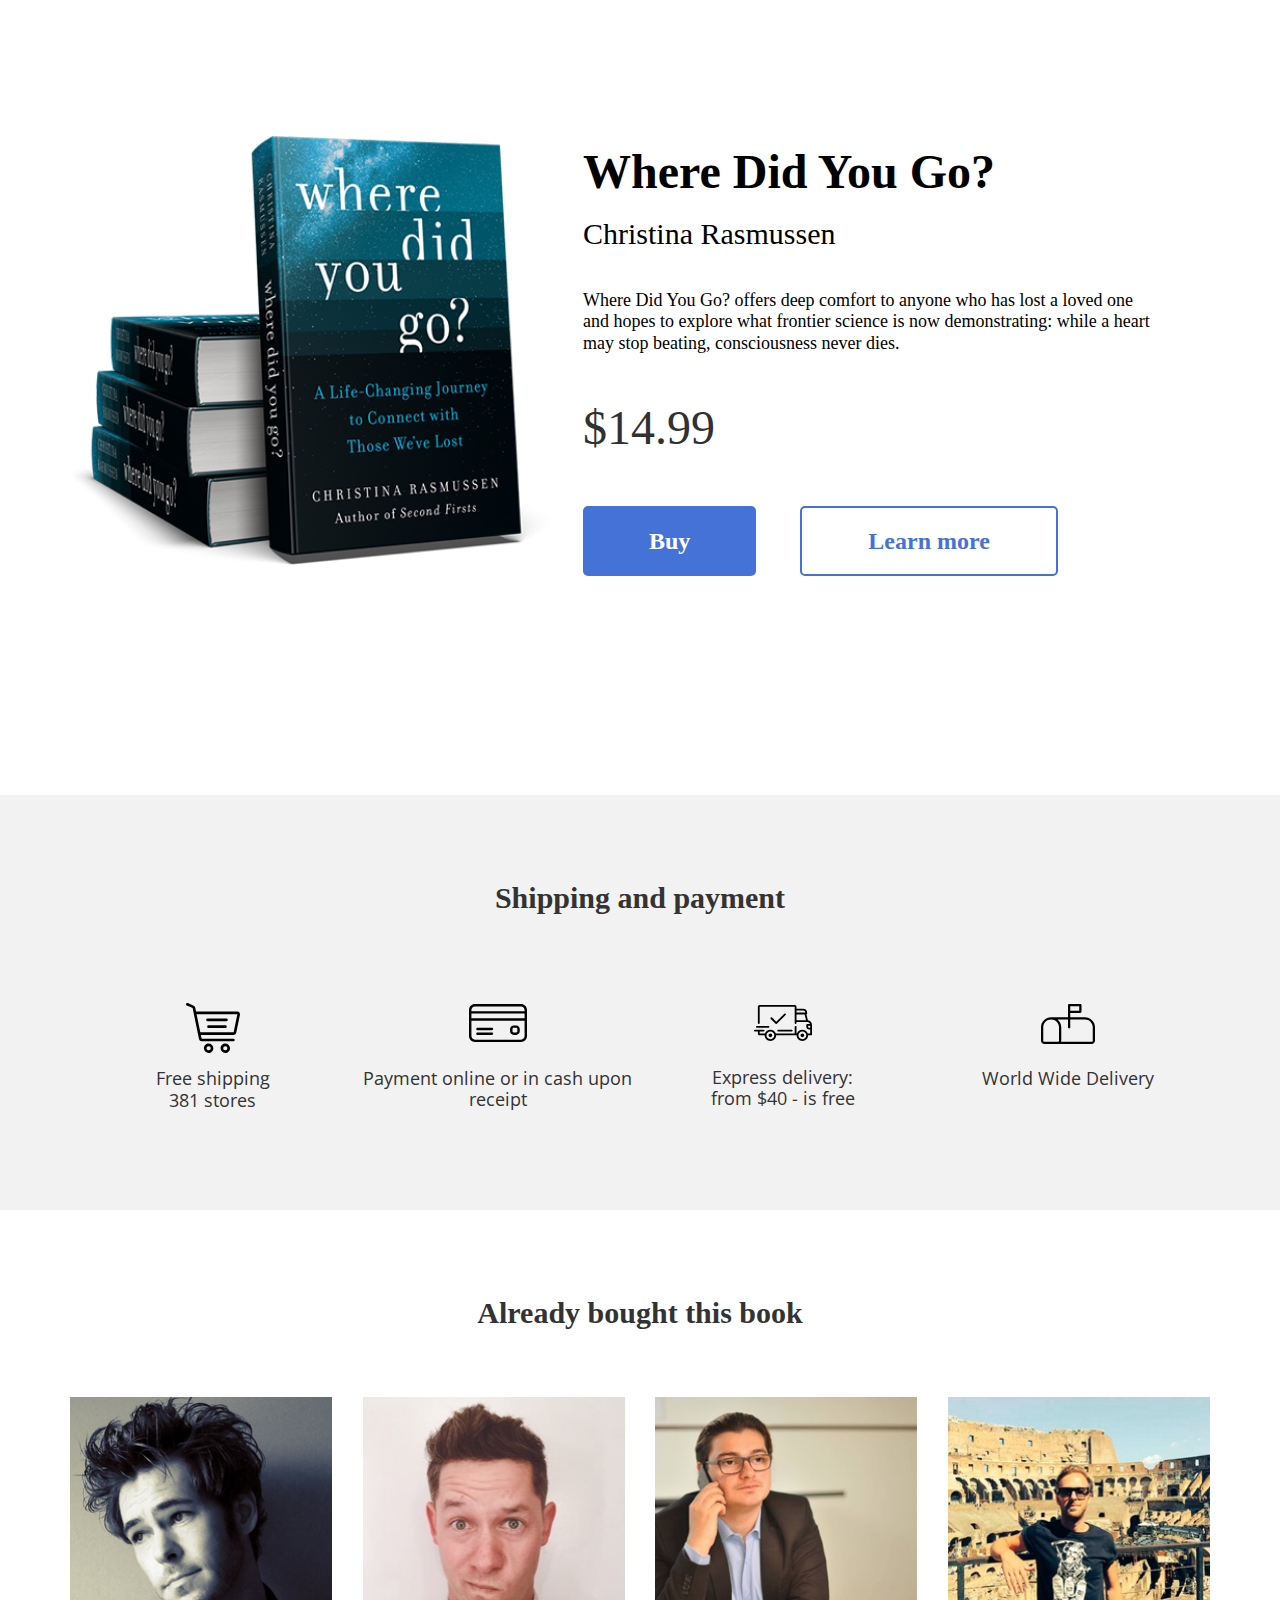
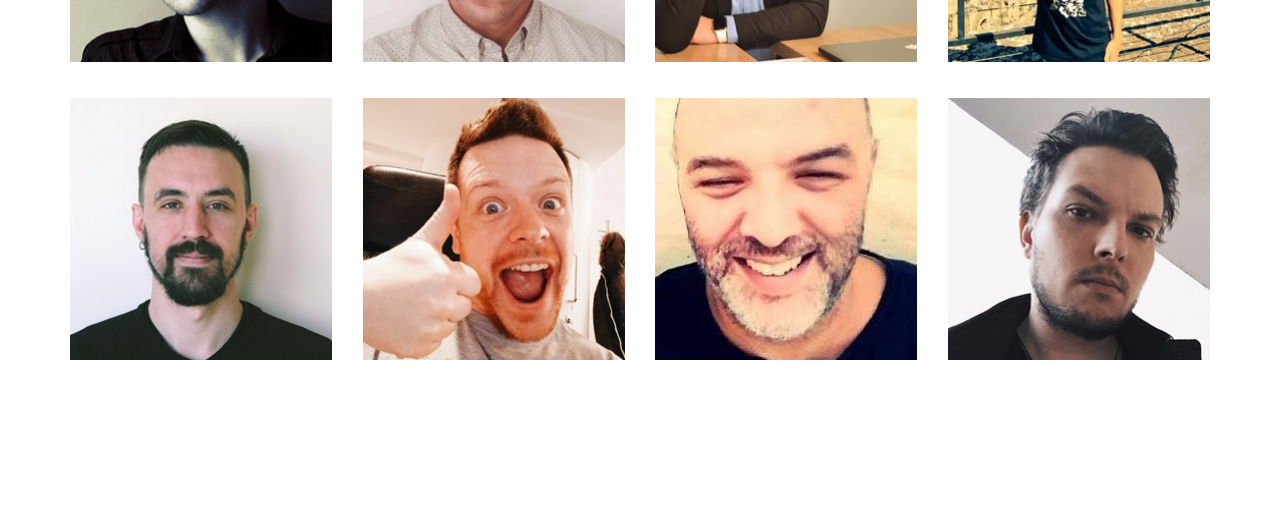
<file: Druhý projekt/index.html>
<!DOCTYPE html>
<html lang="en">
<head>
    <meta charset="UTF-8">
    <meta http-equiv="X-UA-Compatible" content="IE=edge">
    <meta name="viewport" content="width=device-width, initial-scale=1.0">
    <title>Where did you go? Sale of the book by Christina Resmussen</title>
    <link rel="stylesheet" href="src/CSS/reset.css">
    <link rel="stylesheet" href="src/CSS/style.css">
    <link rel="preconnect" href="https://fonts.googleapis.com">
<link rel="preconnect" href="https://fonts.gstatic.com" crossorigin>
<link href="https://fonts.googleapis.com/css2?family=Open+Sans:ital,wght@0,400;0,500;0,600;0,700;0,800;1,300;1,400;1,500;1,600;1,700;1,800&display=swap" rel="stylesheet">
</head>
<body>
    <!-- Hlavný blok knihy -->
    <section class="selling_of_book">
        <div class="container">
            <div class="main_book_wrap">
                <div class="main_image">
                    <img class="main_book" src="src/img/Book.png" alt="Where did you go? Book by Christina Resmussen">
                </div>

                <div class="main_text">
                    <h1 class="book_name">Where Did You Go?</h1>
                    <h2 class="author_name">Christina Rasmussen</h2>
                    <p class="book_desc">Where Did You Go? offers deep comfort to anyone who has lost a loved one and hopes to explore what frontier science is now demonstrating: while a heart may stop beating, consciousness never dies.</p>
                    <strong class="price">$14.99</strong>
                    <div class="buttons">
                        <a href="#" class="bttn blue">Buy</a>
                        <a href="#" class="bttn white">Learn more</a>
                    </div>    
                </div>
            </div>
        </div>
    </section>

    <!-- Shipping and payment -->
    <section class="shipping_payment">
        <div class="container">
            <h3 class="headline">Shipping and payment</h3>
            <div class="shipping_payment_wrap">
                <div class="shipping_payment_item">
                    <img class="less_px" src="src/img/Shopping_cart.svg" alt="Shopping_cart">
                    <span>Free shipping <br>381 stores</span>
                </div>
                <div class="shipping_payment_item">
                    <img src="src/img/Credit_card.svg" alt="Credit_card">
                    <span>Payment online or in cash upon receipt</span>
                </div>
                <div class="shipping_payment_item">
                    <img src="src/img/Shipped_copy_2.svg" alt="Shipping">
                    <span>Express delivery: <br>
                    from $40 - is free</span>
                </div>
                <div class="shipping_payment_item">
                    <img class="less_pxs" src="src/img/Mailbox.svg" alt="Mailbox">
                    <span>World Wide Delivery</span>
                </div>
            </div>
        </div>

    </section>

    <!-- People that bought the book -->
    <section class="peopleBought">
        <div class="container">
            <h3 class="people_subtitle">Already bought this book</h3>
            <div class="peopleBought_wrap">
                <img src="src/img/foto1.png" alt="" class="Picture_of_person">
                <img src="src/img/foto2.png" alt="" class="Picture_of_person">
                <img src="src/img/foto3.png" alt="" class="Picture_of_person">
                <img src="src/img/foto4.png" alt="" class="Picture_of_person">
                <img src="src/img/foto5.png" alt="" class="Picture_of_person">
                <img src="src/img/foto6.png" alt="" class="Picture_of_person">
                <img src="src/img/foto7.png" alt="" class="Picture_of_person">
                <img src="src/img/foto8.png" alt="" class="Picture_of_person">

            </div>

        </div>


    </section>
    
</body>
</html>
</file>
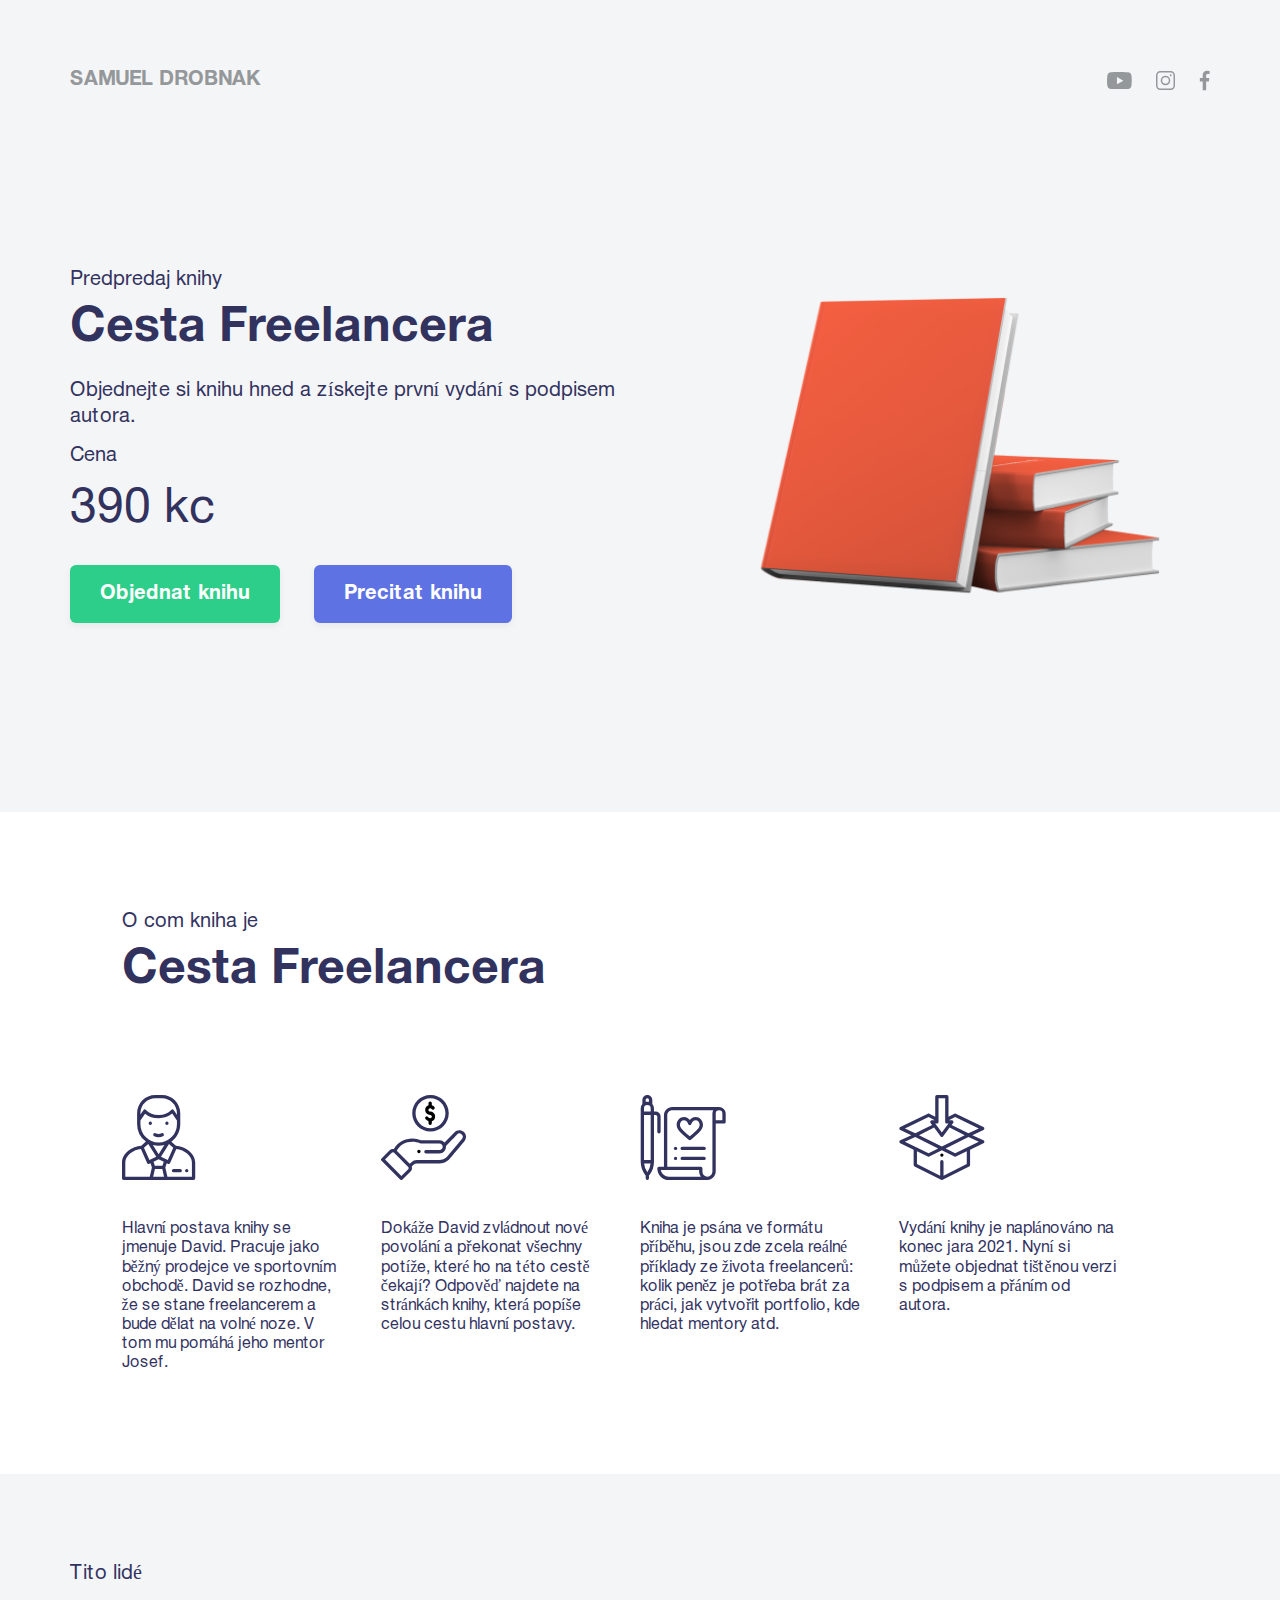
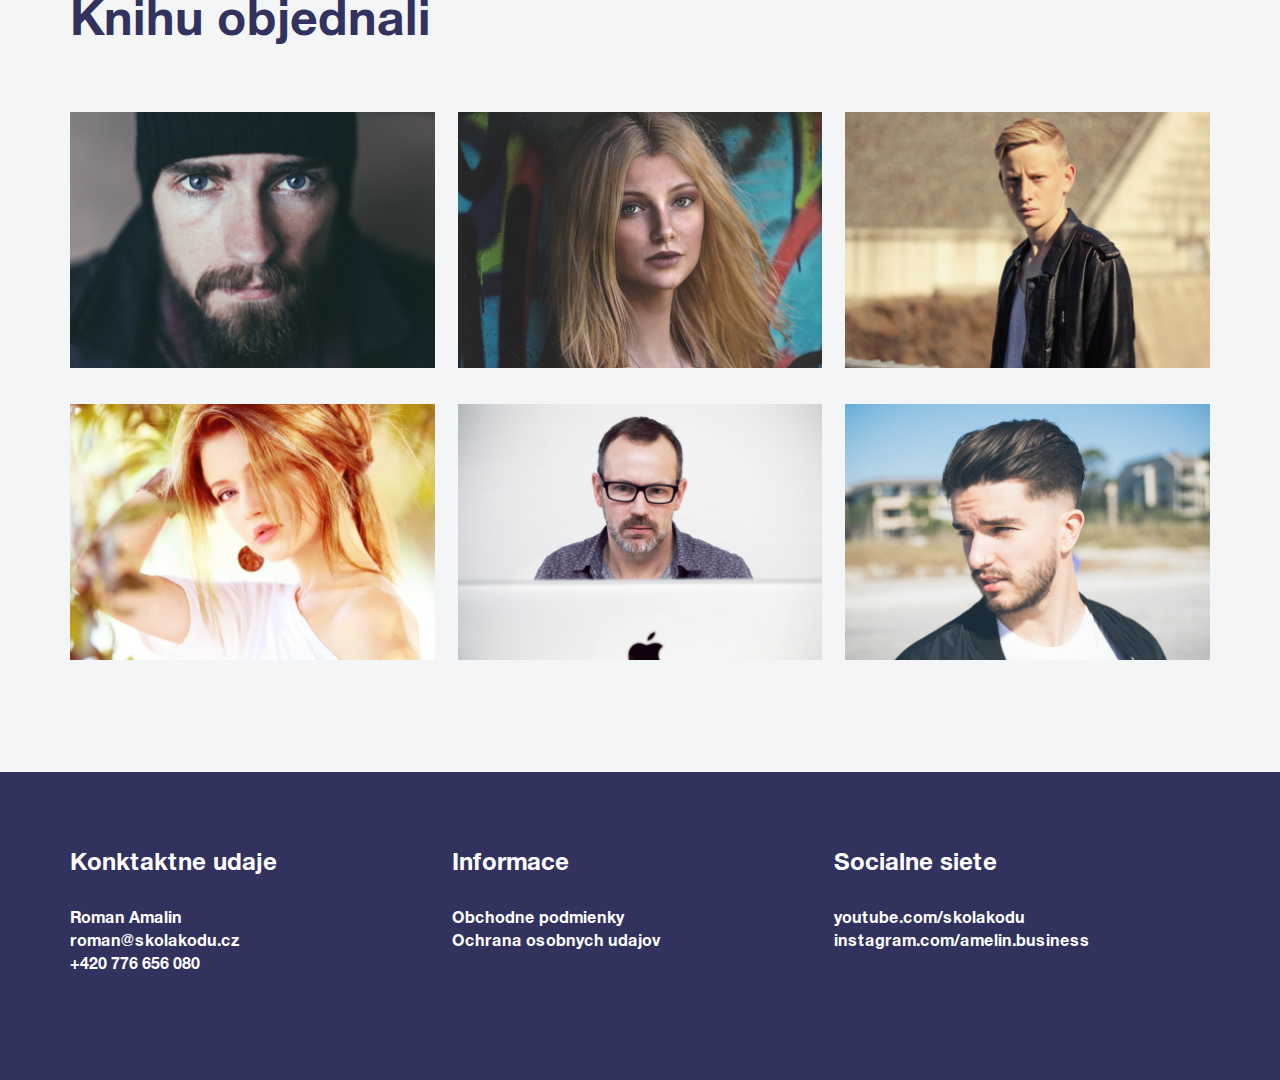
<file: Prvý projekt/index.html>
<!DOCTYPE html>
<html lang="en">
<head>
    <meta charset="UTF-8">
    <meta http-equiv="X-UA-Compatible" content="IE=edge">
    <meta name="viewport" content="width=device-width, initial-scale=1.0">
    <title>Predpredaj Knihy Cesta Freelancera</title>
    <link rel="stylesheet" href="src/CSS/reset.css">
    <link rel="stylesheet" href="src/CSS/style.css">
</head>
<body>
    <!-- Hlavny blok -->
    <header class="top-header">
        <div class="container">
            <div class="navbar">
                <span class="logo">Samuel Drobnak</span>
                <div class="socials">
                    <a href="#">
                        <img src="src/img/youtube.svg" alt="YouTube">
                    </a>
                    <a href="#">
                        <img src="src/img/instagram.svg" alt="Instagram">
                    </a>
                    <a href="#">
                        <img src="src/img/facebook.svg" alt="Facebook">
                    </a>
                </div>
            </div>
            <div class="main">
                <div class="main-text">
                    <span class="subtitle">Predpredaj knihy</span>
                    <h1 class="title">Cesta Freelancera</h1>
                    <p class="desc">Objednejte si knihu hned a získejte první vydání s podpisem autora.</p>
                    <span class="price-tag">Cena</span>
                    <strong class="price">390 kc</strong>
                    <div class="buttons">
                        <a href="#" class="btn green">Objednat knihu</a>
                        <a href="#" class="btn blue">Precitat knihu</a>
                    </div>
                </div>
                <div class="main-image">
                    <img src="src/img/book.png" alt="Book">
                </div>
            </div>
        </div>
    </header>


    <!-- About book -->
    <section class="about">
            <div class="container">
                <span class="about-subheadline">O com kniha je</span>
                <h2 class="about-headline">Cesta Freelancera</h2>
                <div class="about-wrap">
                    <div class="about-item">
                        <img src="src/img/7-layers.svg" alt="Clovek">
                        <span>Hlavní postava knihy se jmenuje David. Pracuje jako běžný prodejce ve sportovním obchodě. David se rozhodne, že se stane freelancerem a bude dělat na volné noze. V tom mu pomáhá jeho mentor Josef.</span>
                    </div>
                    <div class="about-item">
                        <img src="src/img/5-layers.svg" alt="Clovek">
                        <span>Dokáže David zvládnout nové povolání a překonat všechny potíže, které ho na této cestě čekají? Odpověď najdete na stránkách knihy, která popíše celou cestu hlavní postavy.</span>
                    </div>
                    <div class="about-item">
                        <img src="src/img/8-layers.svg" alt="Clovek">
                        <span>Kniha je psána ve formátu příběhu, jsou zde zcela reálné příklady ze života freelancerů: kolik peněz je potřeba brát za práci, jak vytvořit portfolio, kde hledat mentory atd.</span>
                    </div>
                    <div class="about-item">
                        <img src="src/img/3-layers.svg" alt="Clovek">
                        <span>Vydání knihy je naplánováno na konec jara 2021. Nyní si můžete objednat tištěnou verzi s podpisem a přáním od autora.</span>
                    </div>
                </div>

                </div>
            </div>


    </section>
    <!--Knihu si objednali  -->
    <section class="people">
        <div class="container">
            <span class="people-subheadline">Tito lidé</span>
            <h1 class="people-headline">Knihu objednali</h1>
            <div class="people-wrap">
                <img class="people-image" src="src/img/beard-1867175_1920.png" alt="">
                <img class="people-image" src="src/img/woman-3990680_1920.png" alt="">
                <img class="people-image" src="src/img/man2.png" alt="Obrazok kupujuceho">
                <img class="people-image" src="src/img/woman2.png" alt="Obrazok kupujuceho">
                <img class="people-image" src="src/img/man3.png" alt="Obrazok kupujuceho">
                <img class="people-image" src="src/img/man4.png" alt="Obrazok kupujuceho">
            </div>
        </div>

    </section>


    <!-- Footer -->
    <footer class="footer">
        <div class="container">
            <div class="footer-wrap">
                <div class="footer-block">
                    <h3 class="footer-header">Konktaktne udaje</h3>
                    <p class="footer-name">Roman Amalin</p>
                    <a href="mailto:roman@skolakodu.cz" class="footer-link">roman@skolakodu.cz</a> 
                    <a href="tel:+420776656080" class="footer-link">+420 776 656 080</a>
                </div>
    
                <div class="footer-block">
                    <h3 class="footer-header">Informace</h3>
                    <a href="#" class="footer-link">Obchodne podmienky</a> 
                    <a href="#" class="footer-link">Ochrana osobnych udajov</a>
                </div>
    
                <div class="footer-block">
                    <h3 class="footer-header">Socialne siete</h3>
                    <a href="https://www.youtube.com/skolakodu" class="footer-link">youtube.com/skolakodu</a> 
                    <a href="https://www.instagram.com/amelin.business" class="footer-link">instagram.com/amelin.business</a>
                </div>
            </div>
        </div>

    </footer>
    
</body>
</html>
</file>
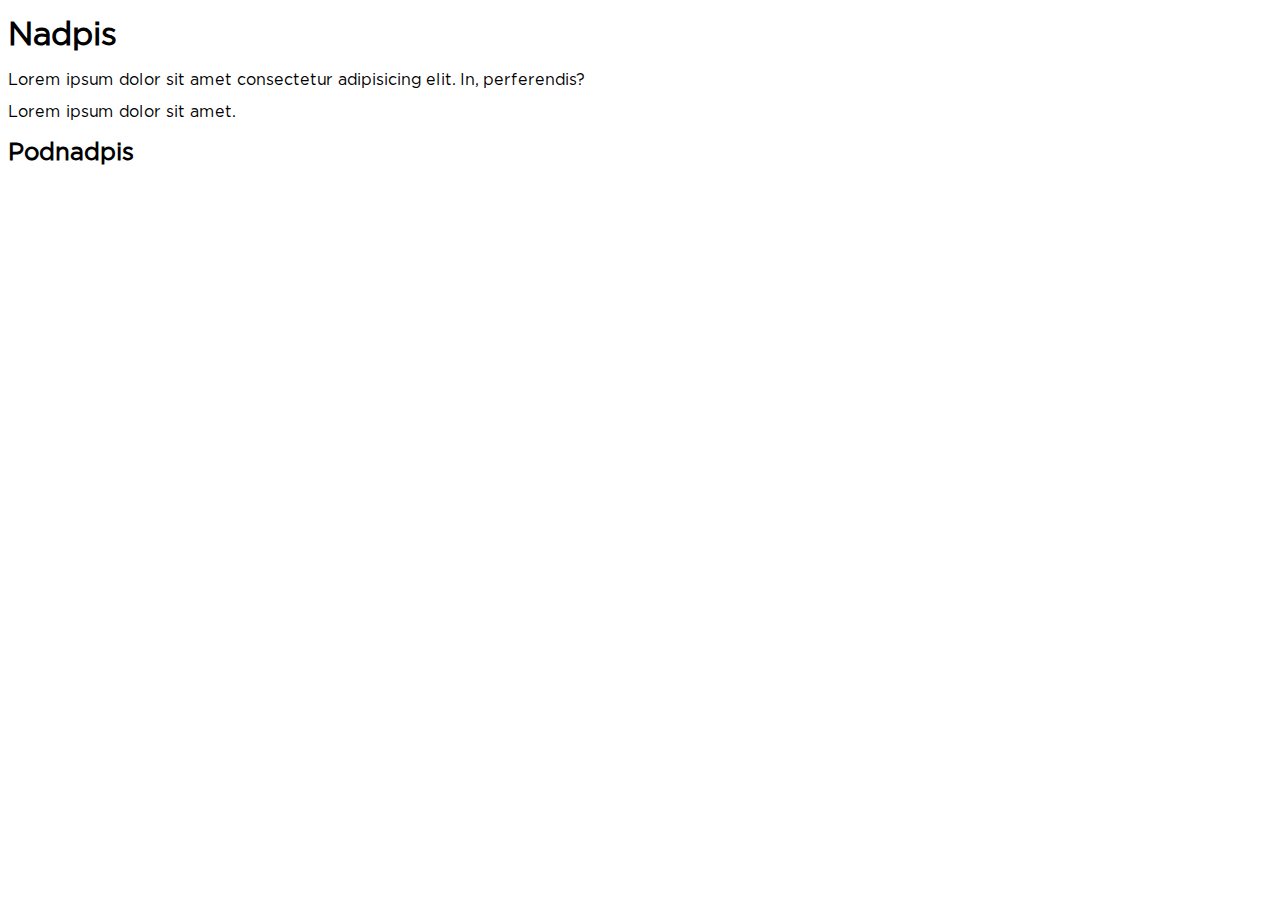
<file: Trying Fonts/Fonts Free/index.html>
<!DOCTYPE html>
<html lang="en">
<head>
    <meta charset="UTF-8">
    <meta http-equiv="X-UA-Compatible" content="IE=edge">
    <meta name="viewport" content="width=device-width, initial-scale=1.0">
    <title>Trying Fonts</title>
    <link rel="stylesheet" href="CSS/style.css">
</head>
<body>
    <h1>Nadpis</h1>
    <p>Lorem ipsum dolor sit amet consectetur adipisicing elit. In, perferendis?</p>
    <span>Lorem ipsum dolor sit amet.</span>
    <h2>Podnadpis</h2>
</body>
</html>
</file>
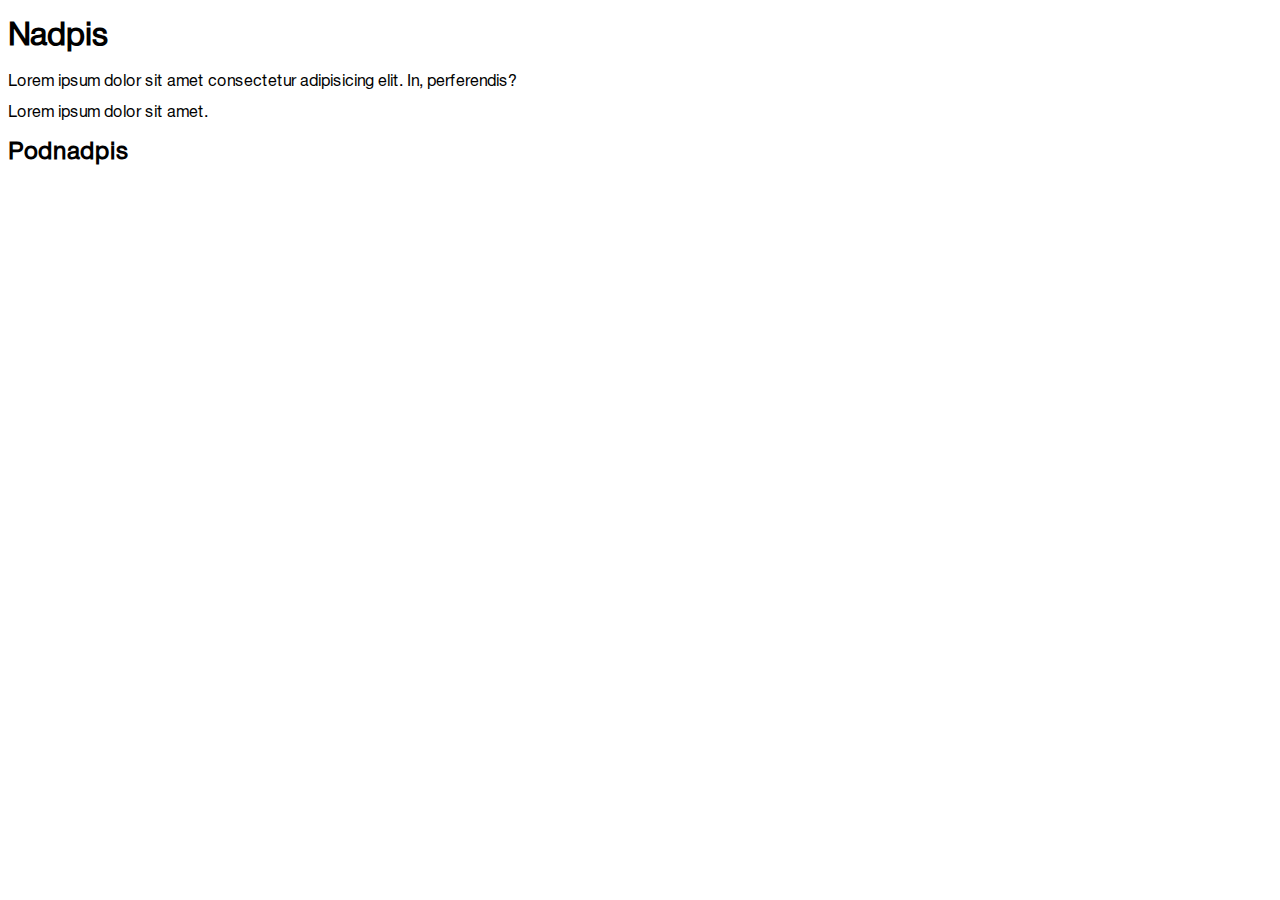
<file: Trying Fonts/Fonts transformer/index.html>
<!DOCTYPE html>
<html lang="en">
<head>
    <meta charset="UTF-8">
    <meta http-equiv="X-UA-Compatible" content="IE=edge">
    <meta name="viewport" content="width=device-width, initial-scale=1.0">
    <title>Font transformer</title>
    <link rel="stylesheet" href="CSS/style.css">
</head>
<body>
    <h1>Nadpis</h1>
    <p>Lorem ipsum dolor sit amet consectetur adipisicing elit. In, perferendis?</p>
    <span>Lorem ipsum dolor sit amet.</span>
    <h2>Podnadpis</h2>
    
</body>
</html>
</file>
<file: Druhý projekt/src/CSS/style.css>
* {
    box-sizing: border-box;
    font-family: 'Open Sans', sans-serif;
}

/* Container grid*/
.container {
    max-width: 1140px;
    width: 97%;
    margin: auto;
}

/* main book section*/
.selling_of_book {
    margin-top: 136px;
    margin-bottom: 230px;
}

.main_image {
    width: 45%;
}

.main_image img {
    width: 95%;
}

.main_text {
    width: 50%;
}
/*
.main_book {
    margin-right: 30px;  
}
*/
.main_book_wrap {
    display: flex;
    align-items: center;
}

.book_name {
    font-size: 48px;
    font-weight: 700;
    color: #000000;
    margin-bottom: 23px;
    font-family: Tahoma;

}

.author_name {
    font-size: 30px;
    font-weight: 400;
    color: #000000;
    margin-bottom: 41px;
    font-family: Tahoma;

}
.book_desc {
    font-size: 18px;
    font-weight: 400;
    color: #000000;
    margin-bottom: 50px;
    line-height: 1.2;
    font-family: Tahoma;

}

.price {
    color: #313131;
    font-family: Tahoma;
    font-size: 48px;
    font-weight: 400;
    margin-bottom: 77px;
    display: block;
}

.bttn {
    text-decoration: none;
    font-size: 24px;
    font-weight: 700;
    padding: 22px 66px;
    border-radius: 5px;
    font-family: Tahoma;

}

.blue {
   color: #fff;
   background-color: #4572d7;
   margin-right: 40px;
}

.white {
    color: #4572d7;
    background-color: #fff;
    border: 2px solid #4572d7;
    padding: 20px 66px;
}

/* Shipping and delivery section*/

.shipping_payment {
    background-color: #f2f2f2;
    padding-bottom: 99px;
    padding-top: 88px;
}

.shipping_payment_wrap {
    display: flex;
    align-items: baseline;
}

.headline {
    margin-bottom: 90px;
    color: #333333;
    font-family: Tahoma;
    font-size: 30px;
    font-weight: 700;
    text-align: center;
}

.shipping_payment_item {
    width: 25%;
    text-align: center;
    padding: 0 5px;
    line-height: 1.2;
}

.shipping_payment_item span {
    display: block;
    text-align: center;
    color: #333333;
    font-family: "Open Sans";
    font-size: 18px;
    font-weight: 400;
}

.shipping_payment_item img {
    margin-bottom: 26px;
}

.shipping_payment_item .less_px {
    margin-bottom: 15px;
}

.shipping_payment_item .less_pxs {
    margin-bottom: 24px;
}
/* People bought this book */

.peopleBought {
    padding-top: 88px;
    padding-bottom: 111px;
}

.people_subtitle {
    color: #333333;
    font-family: Tahoma;
    font-size: 30px;
    font-weight: 700;
    text-align: center;
    margin-bottom: 69px;
}

.peopleBought_wrap {
    display: flex;
    flex-wrap: wrap;
    justify-content: space-between;
    align-content: space-between;
}

.Picture_of_person {
    width: 23%;
    margin-bottom: 36px;
}

.Picture_of_person img {
    width: 100%;
    object-fit: cover;
    height: 100%;
}

@media (max-width: 1040px) {
    .buttons {
        display: flex;
        flex-direction: column;
        align-items: flex-start;
    }

    .bttn {
        display: inline-block;
        max-width: 250px;
        text-align: center;
        width: 100%;
        margin-top: 10px;
    }

    .selling_of_book {
        margin-top: 100px;
        margin-bottom: 120px;
    }
    .main_text {
        width: 55%;
    }

    .book_name {
        font-size: 41px;;
    }

    .author_name {
        font-size: 28px;
    }

    .peopleBought {
        padding-top: 80px;
        padding-bottom: 70px;
    }
    
}

@media (max-width: 768px) {

    .main_image, .main_text {
        width: 100%;
    }

    .main_text {
        order: 1;
        margin-top: 40px;
    }

    .main_book_wrap {
        flex-direction: column;
    }

    .main_image img {
        width: 70%;

    }
    .main_image {
        text-align: center;
    }

    .buttons {
        display: flex;
        flex-direction: row;
    }

    .book_name {
        text-align: center;
    }
    .author_name{
        text-align:center;
    }

    .price {
        margin-bottom: 20px;
        font-size: 40px;
    }
} 

@media (max-width: 580px) {
    .buttons {
        display: flex;
        flex-direction: column;
        align-items: center;
        text-align: center;
    }

    .bttn {
        display: inline-block;
        max-width: 250px;
        text-align: center;
        width: 100%;
        margin-top: 10px;
        margin-right: 0px;
    }

    .selling_of_book {
        margin-bottom: 80px;
    }

    /* Shipping and payment */
    .shipping_payment {
        padding-top: 60px;
        padding-bottom: 60px;
    }

    .headline {
        margin-bottom: 70px;
    }
    
    .shipping_payment_wrap {
        flex-wrap: wrap;
    }

    .shipping_payment_item {
        width: 50%;
        margin-bottom: 30px;
    }

    /* People Bought */
    .Picture_of_person {
        width: 46%;
    }
}
</file>
<file: Prvý projekt/src/CSS/style.css>
@font-face {
    font-family: 'HelveticaNormal';
    src: url('../fonts/HelveticaNormal.eot');
    src: local('0'), url('') format('woff'), 
        url('../fonts/HelveticaNormal.ttf') format('truetype'), 
        url('../fonts/HelveticaNormal.svg') format('svg');
    font-weight: normal;
    font-style: normal;
}

@font-face {
    font-family: 'HelveticaBold';
    src: url('../fonts/HelveticaBold.eot');
    src: local('0'), url('') format('woff'), 
        url('../fonts/HelveticaBold.ttf') format('truetype'), 
        url('../fonts/HelveticaBold.svg') format('svg');
    font-weight: 700;
    font-style: normal;
}

* {
    box-sizing: border-box;
}

body {
    font-family: "HelveticaNormal";
}

.container {
    max-width: 1140px;
    width: 96%;
    margin-left: auto;
    margin-right: auto;
}

.navbar {
    display: flex;
    justify-content: space-between;
    margin-bottom: 160px;
}

.logo {
    /* Style for "Roman Amel" */
    font-family: "HelveticaBold";
color: #95989a;
font-size: 20px;
font-weight: 700;
text-transform: uppercase;
}

.socials a{
    text-decoration: none;
    margin-left: 20px;
}

.top-header {
    padding-top: 70px;
    padding-bottom: 190px;
    background-color: #f4f5f7;
}

.main {
    display: flex;
    justify-content: space-between;
    align-items: center;
}
.main-text {
    width: 50%;
    color: #32325f;
}

.main-image {
    width: 50%;
}

.main-image img {
    width: 100%;
}

.subtitle {
    font-size: 20px;
    font-weight: 400;
    margin-bottom: 15px;
    display: block;
}

.title {
    font-family: "HelveticaBold";
    font-size: 48px;
    font-weight: 700;
    margin-bottom: 25px;
}

.desc {
    font-size: 20px;
    font-weight: 400;
    margin-bottom: 16px;
    line-height: 26px;
}

.price-tag {
    font-size: 20px;
    font-weight: 400;
    display: block;
    margin-bottom: 20px;
}

.price {
    display: block;
    font-size: 48px;
    font-weight: 400;
    margin-bottom: 50px;
}

.buttons {
    margin-top: 50px;
}

.btn {
    font-family: "HelveticaBold";
    text-decoration: none;
    color: #fff;
    font-size: 20px;
    font-weight: 700;
    padding: 20px 30px;
    box-shadow: 0 3px 6px rgba(173, 173, 173, 0.16);
    border-radius: 6px;
    margin-right: 30px;
}

.green {
    background-color: #2dce89;
}

.blue {
    background-color: #5e72e4;
}

/* About page */
.about {
    padding: 100px;
}

.about-subheadline {
    font-size:20px;
    font-weight: 400;
    display: block;
    margin-bottom: 15px;
    color: #32325f;
}

.about-headline {
    font-family: "HelveticaBold";
    font-size: 48px;
    font-weight: 700;
    margin-bottom: 100px;
    color: #32325f;
}

.about-item span {
    display: block;
    color: #32325f;
    font-size: 16px;
    font-weight: 400;
    margin-right: 35px;
    line-height: 1.2;
}

.about-wrap {
    display: flex;
}

.about-item {
    width: 25%;
}

.about-item img {
    margin-bottom: 40px;
}

/* Knihu si objednali */
.people {
    background-color: #f4f5f7;
    padding-top: 90px;
    padding-bottom: 76px;
}

.people-subheadline {
    font-size: 20px;
    color: #32325f;
    font-weight: 400;
    margin-bottom: 15px;
    display: block;
}

.people-headline {
    font-family: "HelveticaBold";
    color: #32325f;
    font-size: 48px;
    font-weight: 700;
    margin-bottom: 65px;
}

.people-wrap {
    display: flex;
    flex-wrap: wrap;
    justify-content: space-between;
    align-content: space-between;

}

.people-image {
    width: 32%;
    margin-bottom: 36px;
}
.people-image img {
    width: 100%;
    object-fit: cover;
    height: 100%;
}

/* Footer */
.footer {
    background-color: #32325f;
    padding-top: 80px;
    padding-bottom: 100px;
}

.footer-wrap {
    display: flex;
    justify-content: space-between;
}

.footer-block {
    width: 33%;
}

.footer-name {
    font-family: "HelveticaBold";
    color: #fff;
    font-size: 16px;
    font-weight: 700;
    margin-bottom: 7px;
}

.footer-header {
    font-family: "HelveticaBold";
    font-size: 24px;
    font-weight: 700;
    color: #fff;
    margin-bottom: 35px;
}

.footer-link {
    font-family: "HelveticaBold";
    text-decoration: none;
    color: #fff;
    display: block;
    font-size: 16px;
    font-weight: 700;
    margin-bottom: 7px;
}

@media (max-width: 1024px) {
    .buttons {
        display: flex;
        flex-direction: column;
        align-items: flex-start;
    }

    .btn {
        display: inline-block;
        max-width: 250px;
        text-align: center;
        width: 100%;
        margin-top: 10px;
    }
}

@media (max-width: 768px) {

    .main-image, .main-text {
        width: 100%;
    }

    .main-text {
        order: 1;
        margin-top: 40px;
    }

    .main {
        flex-direction: column;
    }
    .navbar {
        margin-bottom: 100px;
    }

    .top-header{
        padding-bottom: 100px;
    }

    .price {
        margin-bottom: 30px;
    }

    .about-wrap {
        flex-wrap: wrap;
    }

    .about-item {
        width: 50%;
        margin-bottom: 50px;
    }

    .about {
        padding: 80px 0 40px;
    }

    .people-image {
        width: 48%;
    }

    .footer-wrap {
        flex-wrap: wrap;
    }

    .footer-block {
        width: 50%;
        margin-bottom: 50px;
    }
}

@media (max-width: 580px) {

    .about-item {
        width: 100%;
    }

    .about-headline {
        margin-bottom: 50px;
    }
    
    .people-headline {
        margin-bottom: 30px;
    }

    .footer-block {
        width: 100%;
    }

    .footer {
        padding-bottom: 0;
    }
}
</file>
<file: Trying Fonts/Fonts Free/CSS/style.css>
@font-face {
    font-family: 'Gotham Pro Regular';
    src: url('../Fonts/GothamPro/GothamPro.eot');
    src: url('../Fonts/GothamPro/GothamPro.eot?#iefix') format('embedded-opentype'),
    url('../Fonts/GothamPro/GothamPro.woff') format('woff'),
    url('../Fonts/GothamPro/GothamPro.ttf') format('truetype');
    font-weight: normal;
    font-style: normal;
    }

body {
    font-family: 'Gotham Pro Regular', sans-serif;
}
</file>
<file: Trying Fonts/Fonts transformer/CSS/style.css>
@font-face {
    font-family: 'HelveticaNeueCyr';
    src: url('../Fonts/Helvetica/HelveticaNeueCyr-Roman.eot');
    src: local('HelveticaNeueCyr-Roman'),
        url('../Fonts/Helvetica/HelveticaNeueCyr-Roman.eot?#iefix') format('embedded-opentype'),
        url('../Fonts/Helvetica/HelveticaNeueCyr-Roman.woff2') format('woff2'),
        url('../Fonts/Helvetica/HelveticaNeueCyr-Roman.woff') format('woff'),
        url('../Fonts/Helvetica/HelveticaNeueCyr-Roman.ttf') format('truetype');
    font-weight: normal;
    font-style: normal;
    font-display: swap;
}

body {
    font-family: 'HelveticaNeueCyr', sans-serif;
}
</file>
